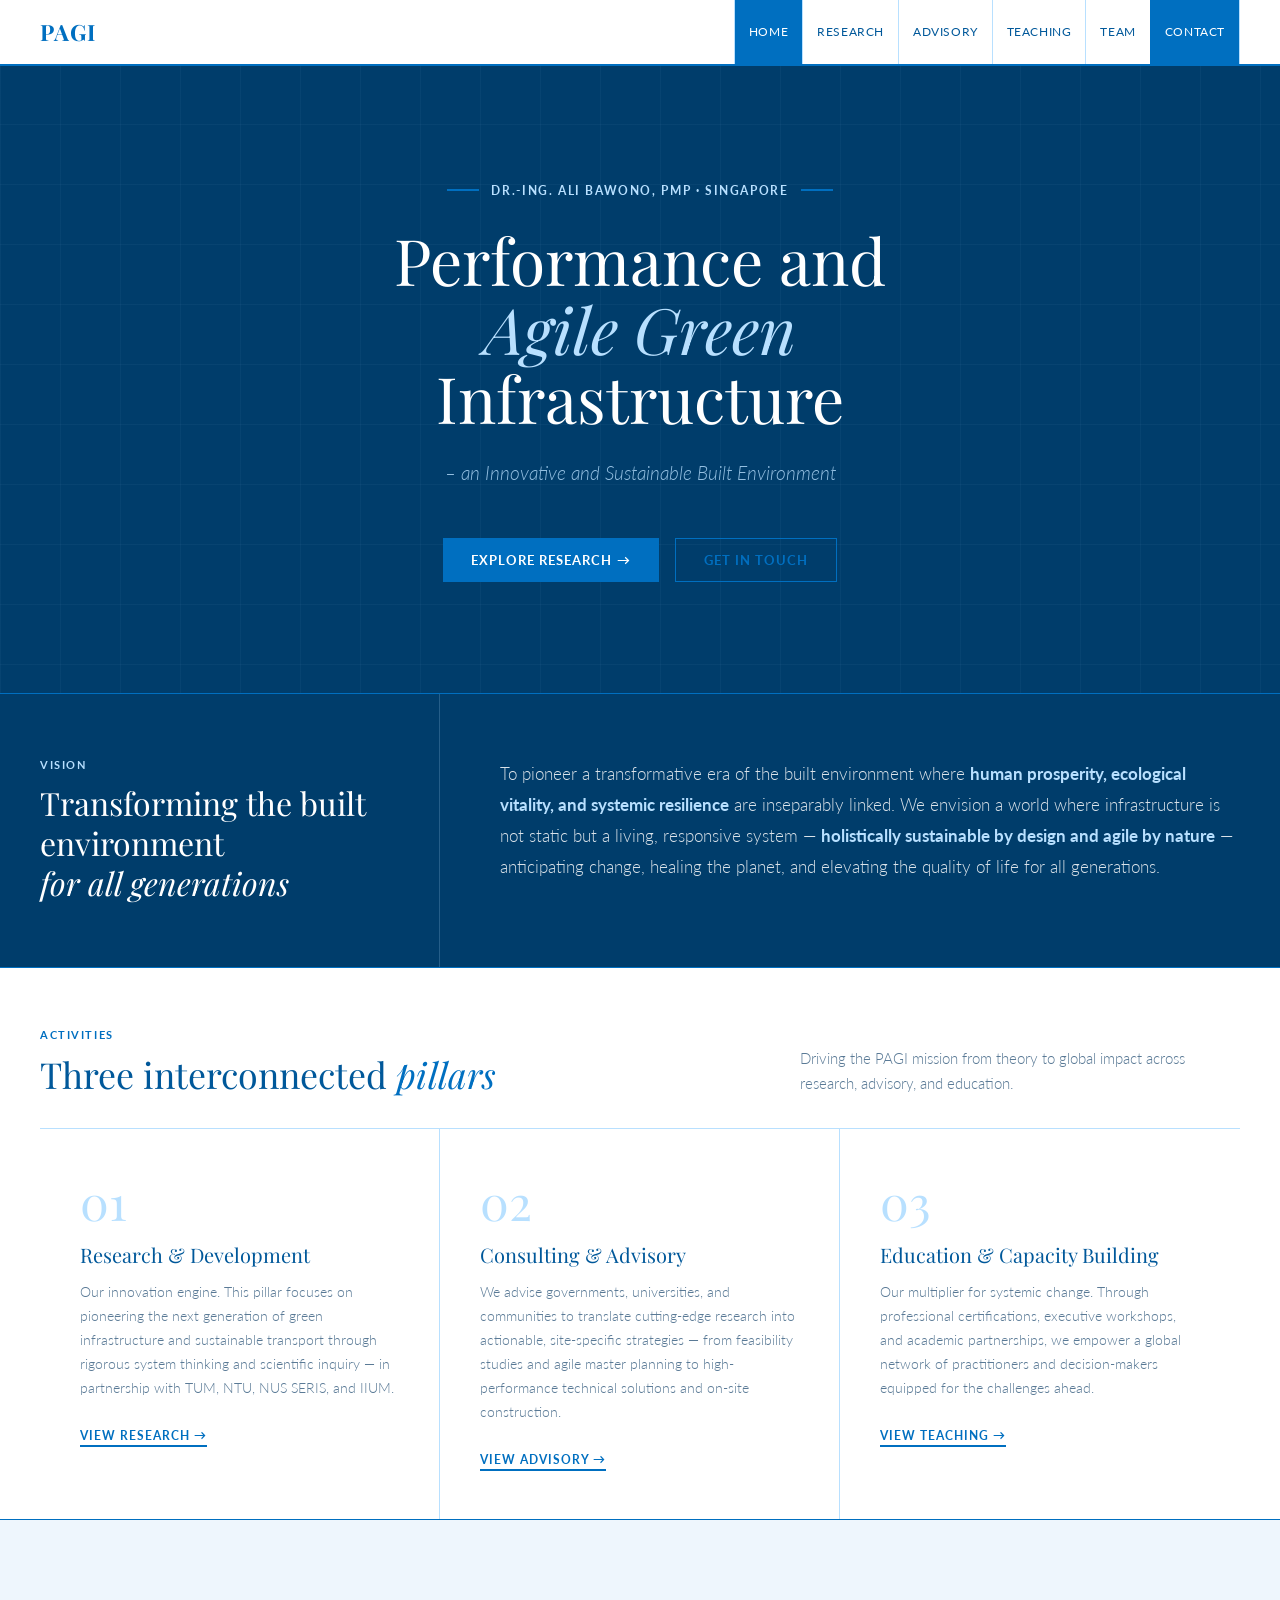
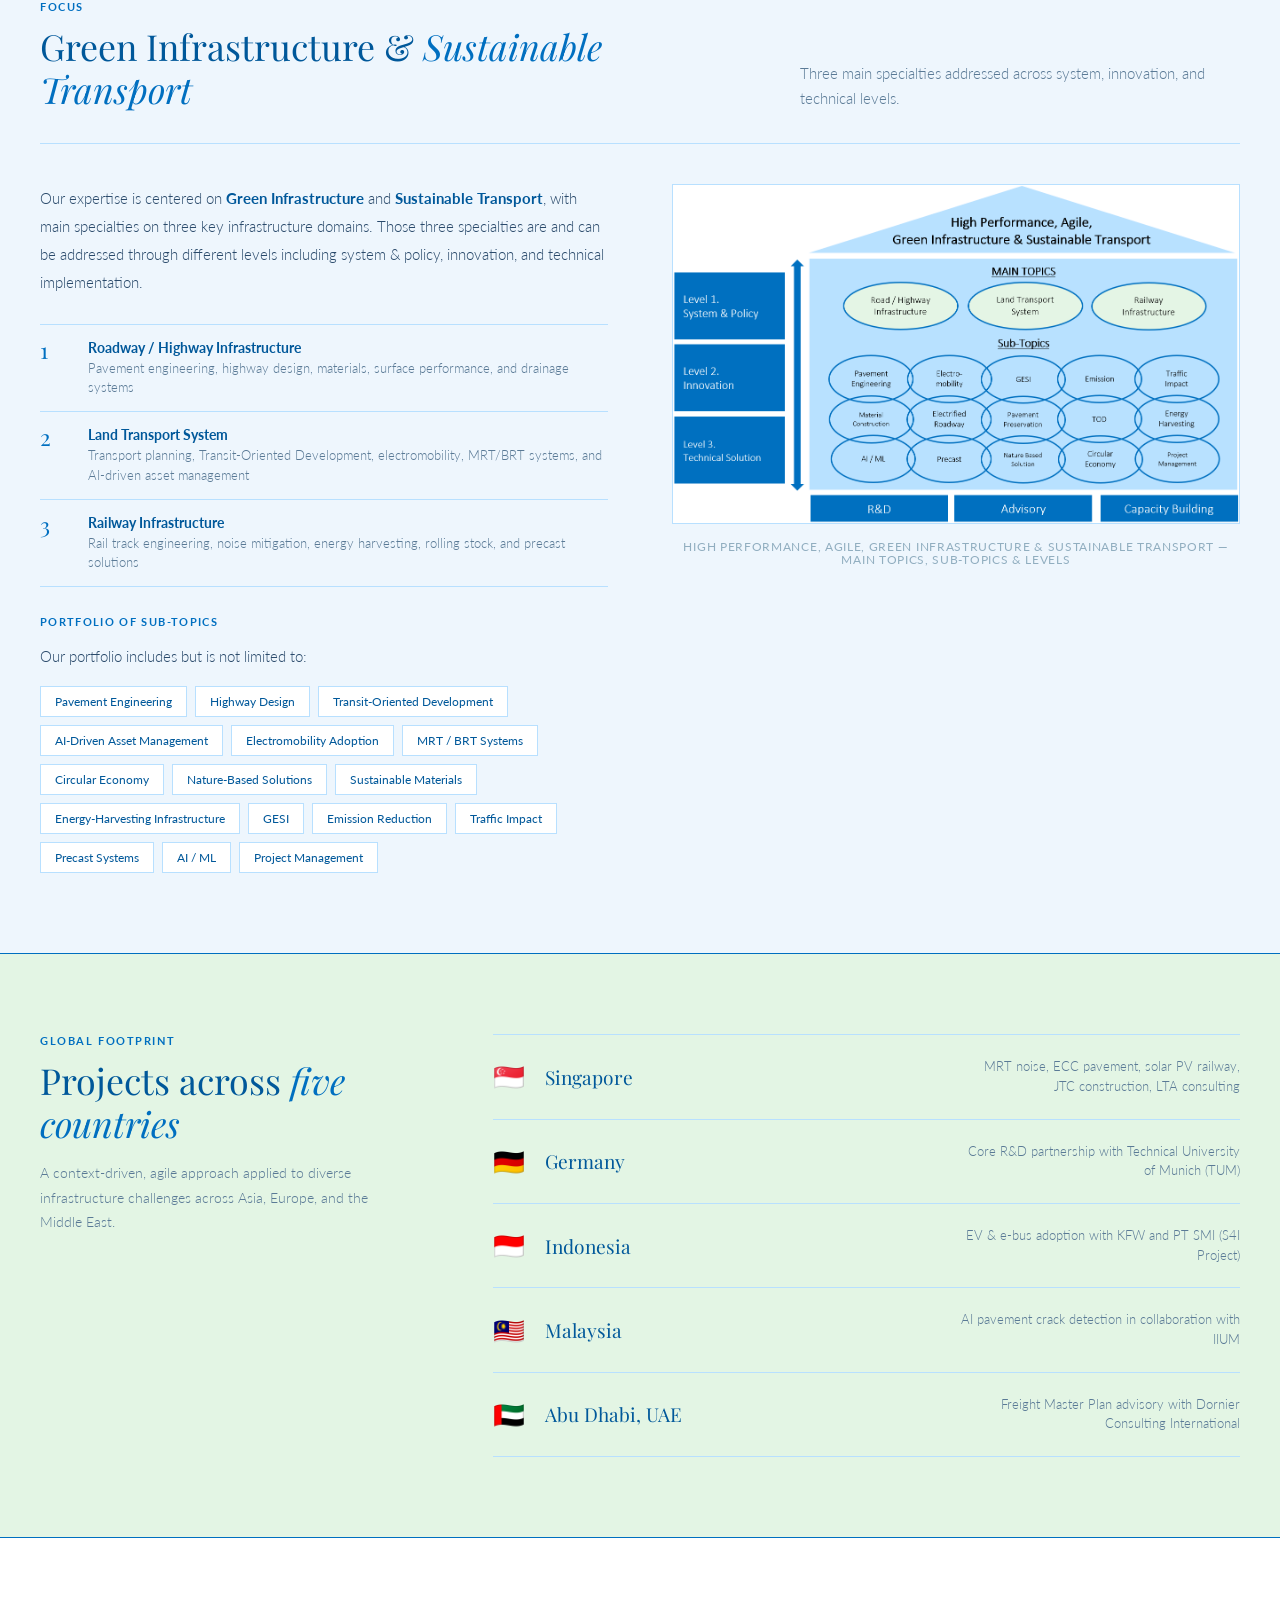
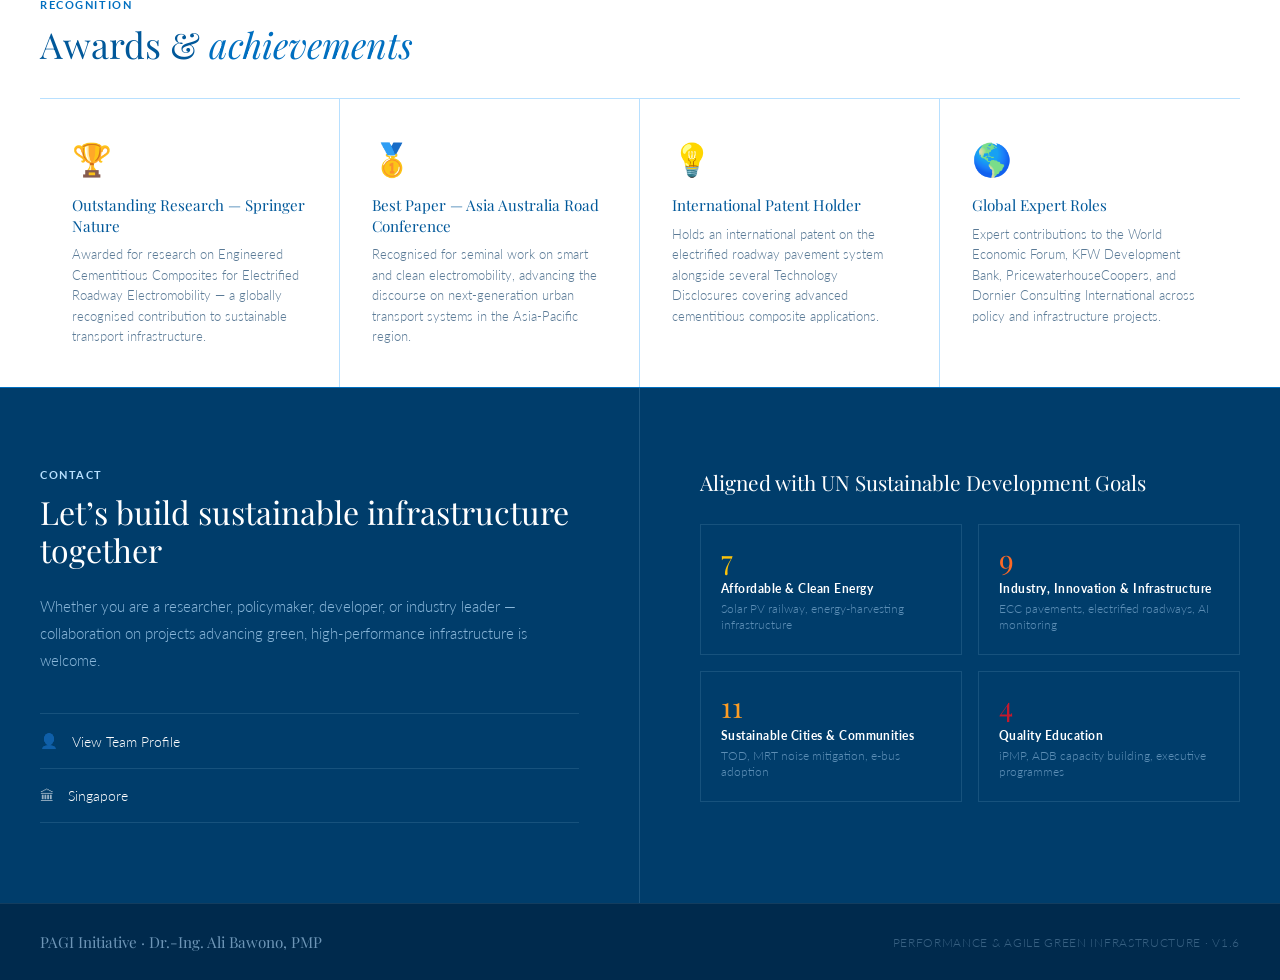
<file: index.html>
<!DOCTYPE html>
<html lang="en">
<head>
<meta charset="UTF-8">
<meta name="viewport" content="width=device-width, initial-scale=1.0">
<title>PAGI Initiative</title>
<link rel="preconnect" href="https://fonts.googleapis.com">
<link href="https://fonts.googleapis.com/css2?family=Playfair+Display:ital,wght@0,400;0,700;1,400&family=Lato:wght@300;400;700&display=swap" rel="stylesheet">
<link rel="stylesheet" href="style.css">
<style>
/* ── HERO (full-width, no right panel) ── */
.hero{margin-top:64px;min-height:70vh;display:flex;align-items:center;justify-content:center;border-bottom:var(--rule);background:var(--navy);position:relative;overflow:hidden}
.hero-bg-pattern{position:absolute;inset:0;background-image:linear-gradient(rgba(184,224,255,.04) 1px,transparent 1px),linear-gradient(90deg,rgba(184,224,255,.04) 1px,transparent 1px);background-size:60px 60px}
.hero-center{max-width:900px;margin:0 auto;padding:80px 40px;text-align:center;position:relative;z-index:1}
.hero-eyebrow{font-size:.72rem;font-weight:700;letter-spacing:.14em;text-transform:uppercase;color:var(--sky);margin-bottom:28px;display:inline-flex;align-items:center;gap:12px}
.hero-eyebrow::before,.hero-eyebrow::after{content:'';display:inline-block;width:32px;height:2px;background:var(--azure)}
.hero-h1{font-family:'Playfair Display',serif;font-size:clamp(2.4rem,5vw,4.8rem);font-weight:400;line-height:1.08;color:#fff;margin-bottom:24px}
.hero-h1 em{font-style:italic;color:var(--sky)}
.hero-tagline{font-size:1.2rem;line-height:1.75;color:rgba(184,224,255,.8);font-weight:300;margin-bottom:48px;font-style:italic}
.hero-actions{display:flex;gap:16px;flex-wrap:wrap;justify-content:center}

/* ── VISION ── */
.vision{background:var(--navy);border-bottom:var(--rule)}
.vision-inner{max-width:1280px;margin:0 auto;padding:0 40px;display:grid;grid-template-columns:1fr 2fr}
.vision-lbl{padding:64px 40px 64px 0;border-right:1px solid rgba(184,224,255,.2);display:flex;flex-direction:column;justify-content:center}
.vision-lbl .eyebrow{color:var(--sky)}
.vision-lbl h2{font-family:'Playfair Display',serif;font-size:2rem;font-weight:400;color:#fff;line-height:1.25}
.vision-lbl h2 em{font-style:italic}
.vision-content{padding:64px 0 64px 60px}
.vision-text{font-size:1.05rem;line-height:1.85;color:rgba(255,255,255,.85);font-weight:300}
.vision-text strong{font-weight:700;color:var(--sky)}

/* ── ACTIVITIES ── */
.pill-grid{display:grid;grid-template-columns:repeat(3,1fr)}
.pill{padding:48px 40px;border-right:var(--rule-lt);transition:background .15s;cursor:default}
.pill:last-child{border-right:none}
.pill:hover{background:var(--pale)}
.pill-num{font-family:'Playfair Display',serif;font-size:3rem;font-weight:400;color:var(--border);line-height:1;margin-bottom:16px}
.pill-title{font-family:'Playfair Display',serif;font-size:1.25rem;font-weight:400;color:var(--blue);margin-bottom:12px}
.pill-body{font-size:.88rem;color:var(--gray);line-height:1.7;font-weight:300;margin-bottom:24px}
.pill-link{display:inline-flex;align-items:center;gap:6px;font-size:.78rem;font-weight:700;letter-spacing:.08em;text-transform:uppercase;color:var(--azure);text-decoration:none;border-bottom:2px solid var(--azure);padding-bottom:2px;transition:opacity .15s}
.pill-link:hover{opacity:.6}

/* ── FOCUS ── */
.focus{background:var(--pale);border-bottom:var(--rule)}
.focus-inner{max-width:1280px;margin:0 auto;padding:80px 40px}
.focus-grid{display:grid;grid-template-columns:1fr 1fr;gap:64px;align-items:start;margin-top:40px}
.focus-text-block{}
.focus-body{font-size:.95rem;line-height:1.85;color:#2a4a6b;font-weight:300;margin-bottom:20px}
.focus-body strong{font-weight:700;color:var(--blue)}
.focus-specialties{margin:28px 0;display:flex;flex-direction:column;gap:0}
.spec-row{display:flex;align-items:flex-start;gap:16px;padding:14px 0;border-bottom:var(--rule-lt)}
.spec-row:first-child{border-top:var(--rule-lt)}
.spec-num{font-family:'Playfair Display',serif;font-size:1.4rem;font-weight:400;color:var(--azure);line-height:1;flex-shrink:0;width:32px}
.spec-text{}
.spec-title{font-size:.9rem;font-weight:700;color:var(--blue);margin-bottom:3px}
.spec-sub{font-size:.8rem;color:var(--gray);font-weight:300;line-height:1.5}
.subtopics-label{font-size:.7rem;font-weight:700;letter-spacing:.12em;text-transform:uppercase;color:var(--azure);margin:28px 0 14px}
.subtopic-tags{display:flex;flex-wrap:wrap;gap:8px}
.stag{padding:7px 14px;font-size:.78rem;font-weight:400;color:var(--blue);border:var(--rule-lt);background:#fff;transition:all .15s;cursor:default}
.stag:hover{background:var(--azure);color:#fff;border-color:var(--azure)}
.focus-diagram{}
.diagram-caption{font-size:.72rem;font-weight:400;letter-spacing:.06em;text-transform:uppercase;color:var(--lgray);text-align:center;margin-top:16px}
.diagram-img{width:100%;border:var(--rule-lt);display:block}

/* ── FOOTPRINT ── */
.footprint{background:var(--mint);border-bottom:var(--rule)}
.fp-inner{max-width:1280px;margin:0 auto;padding:80px 40px;display:grid;grid-template-columns:1fr 2fr;gap:80px;align-items:start}
.fp-desc{font-size:.9rem;color:var(--gray);line-height:1.7;font-weight:300;margin-top:16px}
.c-list{display:flex;flex-direction:column}
.c-row{display:flex;align-items:center;padding:22px 0;border-bottom:var(--rule-lt);gap:20px;transition:padding-left .2s;cursor:default}
.c-row:first-child{border-top:var(--rule-lt)}
.c-row:hover{padding-left:12px}
.cflag{font-size:1.6rem}
.cname{font-family:'Playfair Display',serif;font-size:1.2rem;font-weight:400;color:var(--blue)}
.cdesc{font-size:.82rem;color:var(--gray);font-weight:300;margin-left:auto;text-align:right;max-width:280px;line-height:1.5}

@media(max-width:1024px){
  .hero-center{padding:60px 20px}
  .vision-inner{grid-template-columns:1fr}
  .vision-lbl{border-right:none;border-bottom:1px solid rgba(184,224,255,.15);padding:48px 0}
  .vision-content{padding:48px 0}
  .pill-grid{grid-template-columns:1fr}
  .pill{border-right:none;border-bottom:var(--rule-lt)}
  .focus-grid{grid-template-columns:1fr;gap:40px}
  .fp-inner{grid-template-columns:1fr;gap:40px}
}
@media(max-width:768px){
  .vision-inner,.fp-inner,.focus-inner{padding:0 20px}
  .fp-inner{padding:60px 20px}
  .focus-inner{padding:48px 20px}
}
</style>
</head>
<body>

<header>
  <div class="nav-top">
    <a href="index.html" class="nav-logo">PAGI</a>
    <nav class="nav-links">
      <a href="index.html" class="active">Home</a>
      <a href="research.html">Research</a>
      <a href="advisory.html">Advisory</a>
      <a href="teaching.html">Teaching</a>
      <a href="team.html">Team</a>
      <a href="#contact" class="nav-cta">Contact</a>
    </nav>
  </div>
</header>

<!-- HERO -->
<section class="hero">
  <div class="hero-bg-pattern"></div>
  <div class="hero-center">
    <div class="hero-eyebrow">Dr.-Ing. Ali Bawono, PMP &#183; Singapore</div>
    <h1 class="hero-h1">Performance and<br><em>Agile Green</em><br>Infrastructure</h1>
    <p class="hero-tagline">&#8211; an Innovative and Sustainable Built Environment</p>
    <div class="hero-actions">
      <a href="research.html" class="btn-p">Explore Research &#8594;</a>
      <a href="#contact" class="btn-o">Get in Touch</a>
    </div>
  </div>
</section>

<!-- VISION -->
<section class="vision" id="about">
  <div class="vision-inner">
    <div class="vision-lbl">
      <div class="eyebrow">Vision</div>
      <h2>Transforming the built environment<br><em>for all generations</em></h2>
    </div>
    <div class="vision-content">
      <p class="vision-text">To pioneer a transformative era of the built environment where <strong>human prosperity, ecological vitality, and systemic resilience</strong> are inseparably linked. We envision a world where infrastructure is not static but a living, responsive system &#8212; <strong>holistically sustainable by design and agile by nature</strong> &#8212; anticipating change, healing the planet, and elevating the quality of life for all generations.</p>
    </div>
  </div>
</section>

<!-- ACTIVITIES -->
<section class="section">
  <div class="s-inner">
    <div class="s-head sr">
      <div><div class="eyebrow">Activities</div><h2 class="s-title">Three interconnected <em>pillars</em></h2></div>
      <p class="s-sub">Driving the PAGI mission from theory to global impact across research, advisory, and education.</p>
    </div>
    <div class="pill-grid">
      <div class="pill sr">
        <div class="pill-num">01</div>
        <h3 class="pill-title">Research &amp; Development</h3>
        <p class="pill-body">Our innovation engine. This pillar focuses on pioneering the next generation of green infrastructure and sustainable transport through rigorous system thinking and scientific inquiry &#8212; in partnership with TUM, NTU, NUS SERIS, and IIUM.</p>
        <a href="research.html" class="pill-link">View Research &#8594;</a>
      </div>
      <div class="pill sr">
        <div class="pill-num">02</div>
        <h3 class="pill-title">Consulting &amp; Advisory</h3>
        <p class="pill-body">We advise governments, universities, and communities to translate cutting-edge research into actionable, site-specific strategies &#8212; from feasibility studies and agile master planning to high-performance technical solutions and on-site construction.</p>
        <a href="advisory.html" class="pill-link">View Advisory &#8594;</a>
      </div>
      <div class="pill sr">
        <div class="pill-num">03</div>
        <h3 class="pill-title">Education &amp; Capacity Building</h3>
        <p class="pill-body">Our multiplier for systemic change. Through professional certifications, executive workshops, and academic partnerships, we empower a global network of practitioners and decision-makers equipped for the challenges ahead.</p>
        <a href="teaching.html" class="pill-link">View Teaching &#8594;</a>
      </div>
    </div>
  </div>
</section>

<!-- FOCUS -->
<section class="focus">
  <div class="focus-inner">
    <div class="s-head sr" style="padding-top:0;margin-bottom:0">
      <div><div class="eyebrow">Focus</div><h2 class="s-title">Green Infrastructure &amp; <em>Sustainable Transport</em></h2></div>
      <p class="s-sub">Three main specialties addressed across system, innovation, and technical levels.</p>
    </div>
    <div class="focus-grid">

      <!-- LEFT: text -->
      <div class="focus-text-block sr">
        <p class="focus-body">Our expertise is centered on <strong>Green Infrastructure</strong> and <strong>Sustainable Transport</strong>, with main specialties on three key infrastructure domains. Those three specialties are and can be addressed through different levels including system &amp; policy, innovation, and technical implementation.</p>

        <div class="focus-specialties">
          <div class="spec-row">
            <div class="spec-num">1</div>
            <div class="spec-text">
              <div class="spec-title">Roadway / Highway Infrastructure</div>
              <div class="spec-sub">Pavement engineering, highway design, materials, surface performance, and drainage systems</div>
            </div>
          </div>
          <div class="spec-row">
            <div class="spec-num">2</div>
            <div class="spec-text">
              <div class="spec-title">Land Transport System</div>
              <div class="spec-sub">Transport planning, Transit-Oriented Development, electromobility, MRT/BRT systems, and AI-driven asset management</div>
            </div>
          </div>
          <div class="spec-row">
            <div class="spec-num">3</div>
            <div class="spec-text">
              <div class="spec-title">Railway Infrastructure</div>
              <div class="spec-sub">Rail track engineering, noise mitigation, energy harvesting, rolling stock, and precast solutions</div>
            </div>
          </div>
        </div>

        <div class="subtopics-label">Portfolio of Sub-Topics</div>
        <p class="focus-body" style="margin-bottom:16px">Our portfolio includes but is not limited to:</p>
        <div class="subtopic-tags">
          <span class="stag">Pavement Engineering</span>
          <span class="stag">Highway Design</span>
          <span class="stag">Transit-Oriented Development</span>
          <span class="stag">AI-Driven Asset Management</span>
          <span class="stag">Electromobility Adoption</span>
          <span class="stag">MRT / BRT Systems</span>
          <span class="stag">Circular Economy</span>
          <span class="stag">Nature-Based Solutions</span>
          <span class="stag">Sustainable Materials</span>
          <span class="stag">Energy-Harvesting Infrastructure</span>
          <span class="stag">GESI</span>
          <span class="stag">Emission Reduction</span>
          <span class="stag">Traffic Impact</span>
          <span class="stag">Precast Systems</span>
          <span class="stag">AI / ML</span>
          <span class="stag">Project Management</span>
        </div>
      </div>

      <!-- RIGHT: diagram -->
      <div class="focus-diagram sr">
        <img src="focus-diagram.png" alt="PAGI Focus Diagram — High Performance, Agile, Green Infrastructure and Sustainable Transport" class="diagram-img">
        <p class="diagram-caption">High Performance, Agile, Green Infrastructure &amp; Sustainable Transport &#8212; Main Topics, Sub-Topics &amp; Levels</p>
      </div>

    </div>
  </div>
</section>

<!-- FOOTPRINT -->
<section class="footprint">
  <div class="fp-inner">
    <div class="sr">
      <div class="eyebrow">Global Footprint</div>
      <h2 class="s-title">Projects across <em>five countries</em></h2>
      <p class="fp-desc">A context-driven, agile approach applied to diverse infrastructure challenges across Asia, Europe, and the Middle East.</p>
    </div>
    <div class="c-list sr">
      <div class="c-row"><span class="cflag">&#127480;&#127468;</span><span class="cname">Singapore</span><span class="cdesc">MRT noise, ECC pavement, solar PV railway, JTC construction, LTA consulting</span></div>
      <div class="c-row"><span class="cflag">&#127465;&#127466;</span><span class="cname">Germany</span><span class="cdesc">Core R&amp;D partnership with Technical University of Munich (TUM)</span></div>
      <div class="c-row"><span class="cflag">&#127470;&#127465;</span><span class="cname">Indonesia</span><span class="cdesc">EV &amp; e-bus adoption with KFW and PT SMI (S4I Project)</span></div>
      <div class="c-row"><span class="cflag">&#127474;&#127486;</span><span class="cname">Malaysia</span><span class="cdesc">AI pavement crack detection in collaboration with IIUM</span></div>
      <div class="c-row"><span class="cflag">&#127462;&#127466;</span><span class="cname">Abu Dhabi, UAE</span><span class="cdesc">Freight Master Plan advisory with Dornier Consulting International</span></div>
    </div>
  </div>
</section>

<!-- AWARDS -->
<section class="awards section">
  <div class="s-inner">
    <div class="s-head sr">
      <div><div class="eyebrow">Recognition</div><h2 class="s-title">Awards &amp; <em>achievements</em></h2></div>
    </div>
    <div class="aw-grid">
      <div class="aw-item sr"><span class="aw-icon">&#127942;</span><h3 class="aw-title">Outstanding Research &#8212; Springer Nature</h3><p class="aw-body">Awarded for research on Engineered Cementitious Composites for Electrified Roadway Electromobility &#8212; a globally recognised contribution to sustainable transport infrastructure.</p></div>
      <div class="aw-item sr"><span class="aw-icon">&#129351;</span><h3 class="aw-title">Best Paper &#8212; Asia Australia Road Conference</h3><p class="aw-body">Recognised for seminal work on smart and clean electromobility, advancing the discourse on next-generation urban transport systems in the Asia-Pacific region.</p></div>
      <div class="aw-item sr"><span class="aw-icon">&#128161;</span><h3 class="aw-title">International Patent Holder</h3><p class="aw-body">Holds an international patent on the electrified roadway pavement system alongside several Technology Disclosures covering advanced cementitious composite applications.</p></div>
      <div class="aw-item sr"><span class="aw-icon">&#127758;</span><h3 class="aw-title">Global Expert Roles</h3><p class="aw-body">Expert contributions to the World Economic Forum, KFW Development Bank, PricewaterhouseCoopers, and Dornier Consulting International across policy and infrastructure projects.</p></div>
    </div>
  </div>
</section>

<!-- CONTACT -->
<section class="contact" id="contact">
  <div class="ct-inner">
    <div class="ct-left">
      <div class="eyebrow">Contact</div>
      <h2>Let&#8217;s build sustainable infrastructure together</h2>
      <p>Whether you are a researcher, policymaker, developer, or industry leader &#8212; collaboration on projects advancing green, high-performance infrastructure is welcome.</p>
      <div class="ct-links">
        <a href="team.html" class="cl"><span class="cl-icon">&#128100;</span> View Team Profile</a>
        <a href="team.html" class="cl"><span class="cl-icon">&#127963;</span> Singapore</a>
      </div>
    </div>
    <div class="ct-right">
      <h3>Aligned with UN Sustainable Development Goals</h3>
      <div class="sdg-grid">
        <div class="sdg"><div class="sdg-n" style="color:#fcc30b">7</div><div class="sdg-name">Affordable &amp; Clean Energy</div><div class="sdg-note">Solar PV railway, energy-harvesting infrastructure</div></div>
        <div class="sdg"><div class="sdg-n" style="color:#fd6925">9</div><div class="sdg-name">Industry, Innovation &amp; Infrastructure</div><div class="sdg-note">ECC pavements, electrified roadways, AI monitoring</div></div>
        <div class="sdg"><div class="sdg-n" style="color:#fd9d24">11</div><div class="sdg-name">Sustainable Cities &amp; Communities</div><div class="sdg-note">TOD, MRT noise mitigation, e-bus adoption</div></div>
        <div class="sdg"><div class="sdg-n" style="color:#c5192d">4</div><div class="sdg-name">Quality Education</div><div class="sdg-note">iPMP, ADB capacity building, executive programmes</div></div>
      </div>
    </div>
  </div>
</section>

<footer>
  <div class="fl">PAGI Initiative &#183; Dr.-Ing. Ali Bawono, PMP</div>
  <div class="fr">Performance &amp; Agile Green Infrastructure &#183; v1.6</div>
</footer>

<script>
(function(){
  var io=new IntersectionObserver(function(entries){
    entries.forEach(function(e){
      if(e.isIntersecting){
        var g=e.target.parentElement.querySelectorAll('.sr:not(.in)');
        var d=0;
        g.forEach(function(s){
          if(s.getBoundingClientRect().top<window.innerHeight+60){
            setTimeout(function(){s.classList.add('in');},d);
            d+=65;
          }
        });
        e.target.classList.add('in');
        io.unobserve(e.target);
      }
    });
  },{threshold:0.06,rootMargin:'0px 0px -24px 0px'});
  document.querySelectorAll('.sr').forEach(function(el){io.observe(el);});
})();
</script>
</body>
</html>
</file>
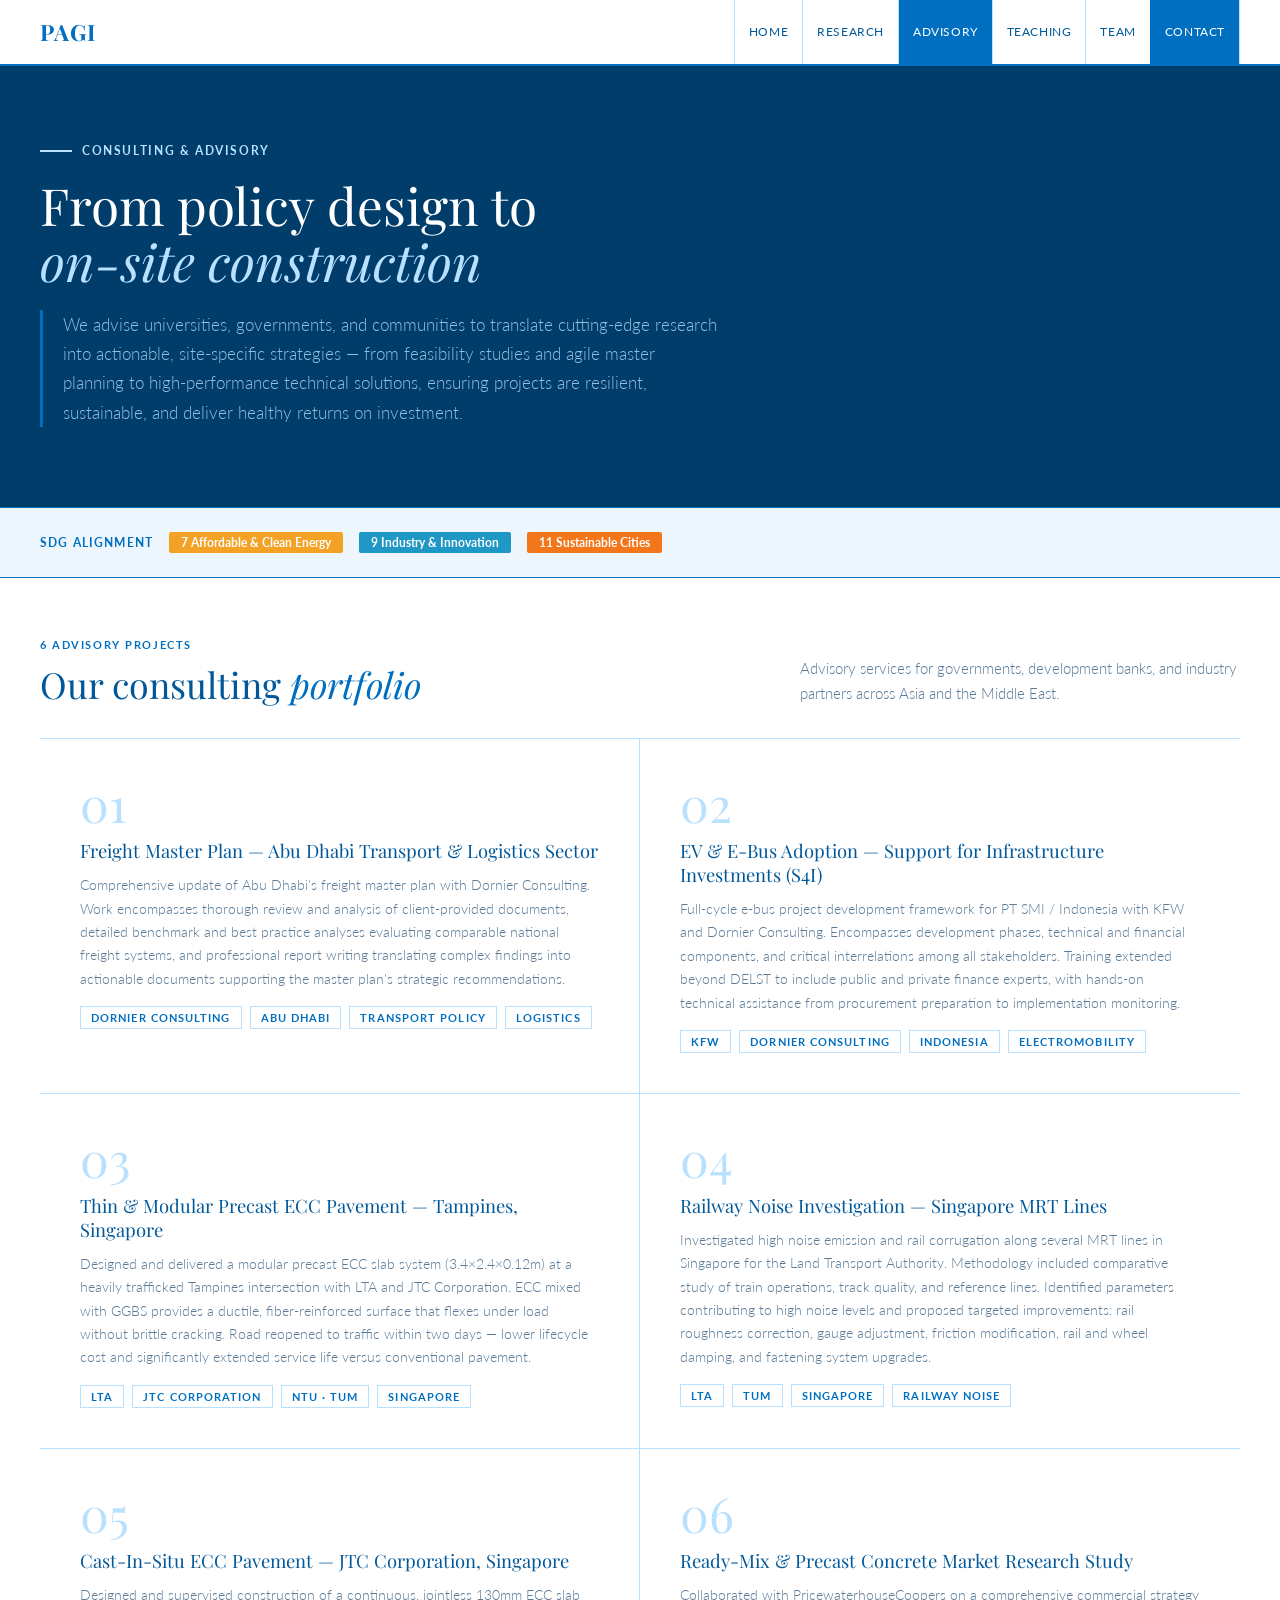
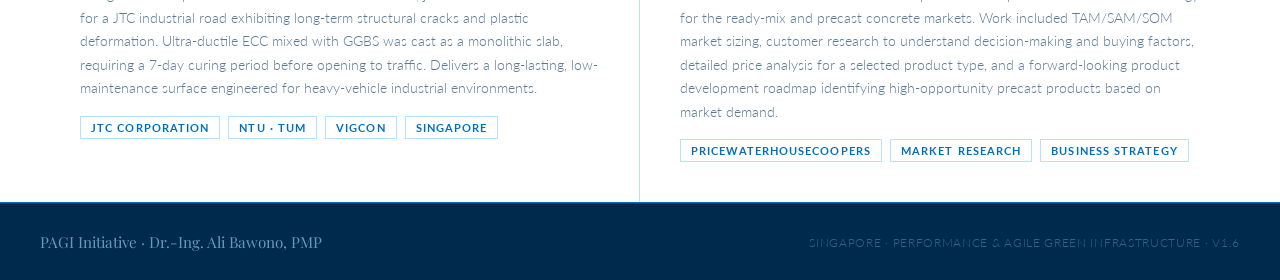
<file: advisory.html>
<!DOCTYPE html>
<html lang="en">
<head>
<meta charset="UTF-8">
<meta name="viewport" content="width=device-width, initial-scale=1.0">
<title>Consulting &amp; Advisory | PAGI Initiative</title>
<link rel="preconnect" href="https://fonts.googleapis.com">
<link href="https://fonts.googleapis.com/css2?family=Playfair+Display:ital,wght@0,400;0,700;1,400&family=Lato:wght@300;400;700&display=swap" rel="stylesheet">
<link rel="stylesheet" href="style.css">
<style>
@media(max-width:1024px){.consult{grid-template-columns:1fr}.ci:nth-child(n){border-right:none}.ci:nth-last-child(n){border-bottom:var(--rule-lt)}}
</style>
</head>
<body>

<header>
  <div class="nav-top">
    <a href="index.html" class="nav-logo">PAGI</a>
    <nav class="nav-links">
      <a href="index.html">Home</a>
      <a href="research.html">Research</a>
      <a href="advisory.html" class="active">Advisory</a>
      <a href="teaching.html">Teaching</a>
      <a href="team.html">Team</a>
      <a href="index.html#contact" class="nav-cta">Contact</a>
    </nav>
  </div>
</header>

<!-- PAGE HERO -->
<div class="page-hero">
  <div class="page-hero-inner">
    <div class="page-eyebrow">Consulting &amp; Advisory</div>
    <h1 class="page-h1">From policy design to<br><em>on-site construction</em></h1>
    <p class="page-desc">We advise universities, governments, and communities to translate cutting-edge research into actionable, site-specific strategies — from feasibility studies and agile master planning to high-performance technical solutions, ensuring projects are resilient, sustainable, and deliver healthy returns on investment.</p>
  </div>
</div>

<!-- SDG ALIGNMENT -->
<section style="background:var(--pale);border-bottom:var(--rule);padding:24px 0">
  <div class="s-inner" style="display:flex;align-items:center;gap:16px;flex-wrap:wrap">
    <span style="font-size:.72rem;font-weight:700;letter-spacing:.1em;text-transform:uppercase;color:var(--azure)">SDG Alignment</span>
    <span style="background:#f4a225;color:#fff;font-size:.72rem;font-weight:700;padding:4px 12px;border-radius:2px">7 Affordable &amp; Clean Energy</span>
    <span style="background:#2098c5;color:#fff;font-size:.72rem;font-weight:700;padding:4px 12px;border-radius:2px">9 Industry &amp; Innovation</span>
    <span style="background:#f4761a;color:#fff;font-size:.72rem;font-weight:700;padding:4px 12px;border-radius:2px">11 Sustainable Cities</span>
  </div>
</section>

<!-- CONSULTING PROJECTS -->
<section class="section">
  <div class="s-inner">
    <div class="s-head sr">
      <div><div class="eyebrow">6 Advisory Projects</div><h2 class="s-title">Our consulting <em>portfolio</em></h2></div>
      <p class="s-sub">Advisory services for governments, development banks, and industry partners across Asia and the Middle East.</p>
    </div>
    <div class="consult">
      <div class="ci sr">
        <div class="ci-num">01</div>
        <h3 class="ci-title">Freight Master Plan — Abu Dhabi Transport &amp; Logistics Sector</h3>
        <p class="ci-body">Comprehensive update of Abu Dhabi's freight master plan with Dornier Consulting. Work encompasses thorough review and analysis of client-provided documents, detailed benchmark and best practice analyses evaluating comparable national freight systems, and professional report writing translating complex findings into actionable documents supporting the master plan's strategic recommendations.</p>
        <div class="ci-tags"><span class="ctag">Dornier Consulting</span><span class="ctag">Abu Dhabi</span><span class="ctag">Transport Policy</span><span class="ctag">Logistics</span></div>
      </div>
      <div class="ci sr">
        <div class="ci-num">02</div>
        <h3 class="ci-title">EV &amp; E-Bus Adoption — Support for Infrastructure Investments (S4I)</h3>
        <p class="ci-body">Full-cycle e-bus project development framework for PT SMI / Indonesia with KFW and Dornier Consulting. Encompasses development phases, technical and financial components, and critical interrelations among all stakeholders. Training extended beyond DELST to include public and private finance experts, with hands-on technical assistance from procurement preparation to implementation monitoring.</p>
        <div class="ci-tags"><span class="ctag">KFW</span><span class="ctag">Dornier Consulting</span><span class="ctag">Indonesia</span><span class="ctag">Electromobility</span></div>
      </div>
      <div class="ci sr">
        <div class="ci-num">03</div>
        <h3 class="ci-title">Thin &amp; Modular Precast ECC Pavement — Tampines, Singapore</h3>
        <p class="ci-body">Designed and delivered a modular precast ECC slab system (3.4×2.4×0.12m) at a heavily trafficked Tampines intersection with LTA and JTC Corporation. ECC mixed with GGBS provides a ductile, fiber-reinforced surface that flexes under load without brittle cracking. Road reopened to traffic within two days — lower lifecycle cost and significantly extended service life versus conventional pavement.</p>
        <div class="ci-tags"><span class="ctag">LTA</span><span class="ctag">JTC Corporation</span><span class="ctag">NTU · TUM</span><span class="ctag">Singapore</span></div>
      </div>
      <div class="ci sr">
        <div class="ci-num">04</div>
        <h3 class="ci-title">Railway Noise Investigation — Singapore MRT Lines</h3>
        <p class="ci-body">Investigated high noise emission and rail corrugation along several MRT lines in Singapore for the Land Transport Authority. Methodology included comparative study of train operations, track quality, and reference lines. Identified parameters contributing to high noise levels and proposed targeted improvements: rail roughness correction, gauge adjustment, friction modification, rail and wheel damping, and fastening system upgrades.</p>
        <div class="ci-tags"><span class="ctag">LTA</span><span class="ctag">TUM</span><span class="ctag">Singapore</span><span class="ctag">Railway Noise</span></div>
      </div>
      <div class="ci sr">
        <div class="ci-num">05</div>
        <h3 class="ci-title">Cast-In-Situ ECC Pavement — JTC Corporation, Singapore</h3>
        <p class="ci-body">Designed and supervised construction of a continuous, jointless 130mm ECC slab for a JTC industrial road exhibiting long-term structural cracks and plastic deformation. Ultra-ductile ECC mixed with GGBS was cast as a monolithic slab, requiring a 7-day curing period before opening to traffic. Delivers a long-lasting, low-maintenance surface engineered for heavy-vehicle industrial environments.</p>
        <div class="ci-tags"><span class="ctag">JTC Corporation</span><span class="ctag">NTU · TUM</span><span class="ctag">Vigcon</span><span class="ctag">Singapore</span></div>
      </div>
      <div class="ci sr">
        <div class="ci-num">06</div>
        <h3 class="ci-title">Ready-Mix &amp; Precast Concrete Market Research Study</h3>
        <p class="ci-body">Collaborated with PricewaterhouseCoopers on a comprehensive commercial strategy for the ready-mix and precast concrete markets. Work included TAM/SAM/SOM market sizing, customer research to understand decision-making and buying factors, detailed price analysis for a selected product type, and a forward-looking product development roadmap identifying high-opportunity precast products based on market demand.</p>
        <div class="ci-tags"><span class="ctag">PricewaterhouseCoopers</span><span class="ctag">Market Research</span><span class="ctag">Business Strategy</span></div>
      </div>
    </div>
  </div>
</section>

<footer>
  <div class="fl">PAGI Initiative · Dr.-Ing. Ali Bawono, PMP</div>
  <div class="fr">Singapore · Performance &amp; Agile Green Infrastructure · v1.6</div>
</footer>

<script>
(function(){
  var io=new IntersectionObserver(function(entries){entries.forEach(function(e){if(e.isIntersecting){var g=e.target.parentElement.querySelectorAll('.sr:not(.in)');var d=0;g.forEach(function(s){if(s.getBoundingClientRect().top<window.innerHeight+60){setTimeout(function(){s.classList.add('in');},d);d+=65;}});e.target.classList.add('in');io.unobserve(e.target);}});},{threshold:0.06,rootMargin:'0px 0px -24px 0px'});
  document.querySelectorAll('.sr').forEach(function(el){io.observe(el);});
})();
</script>
</body>
</html>
</file>
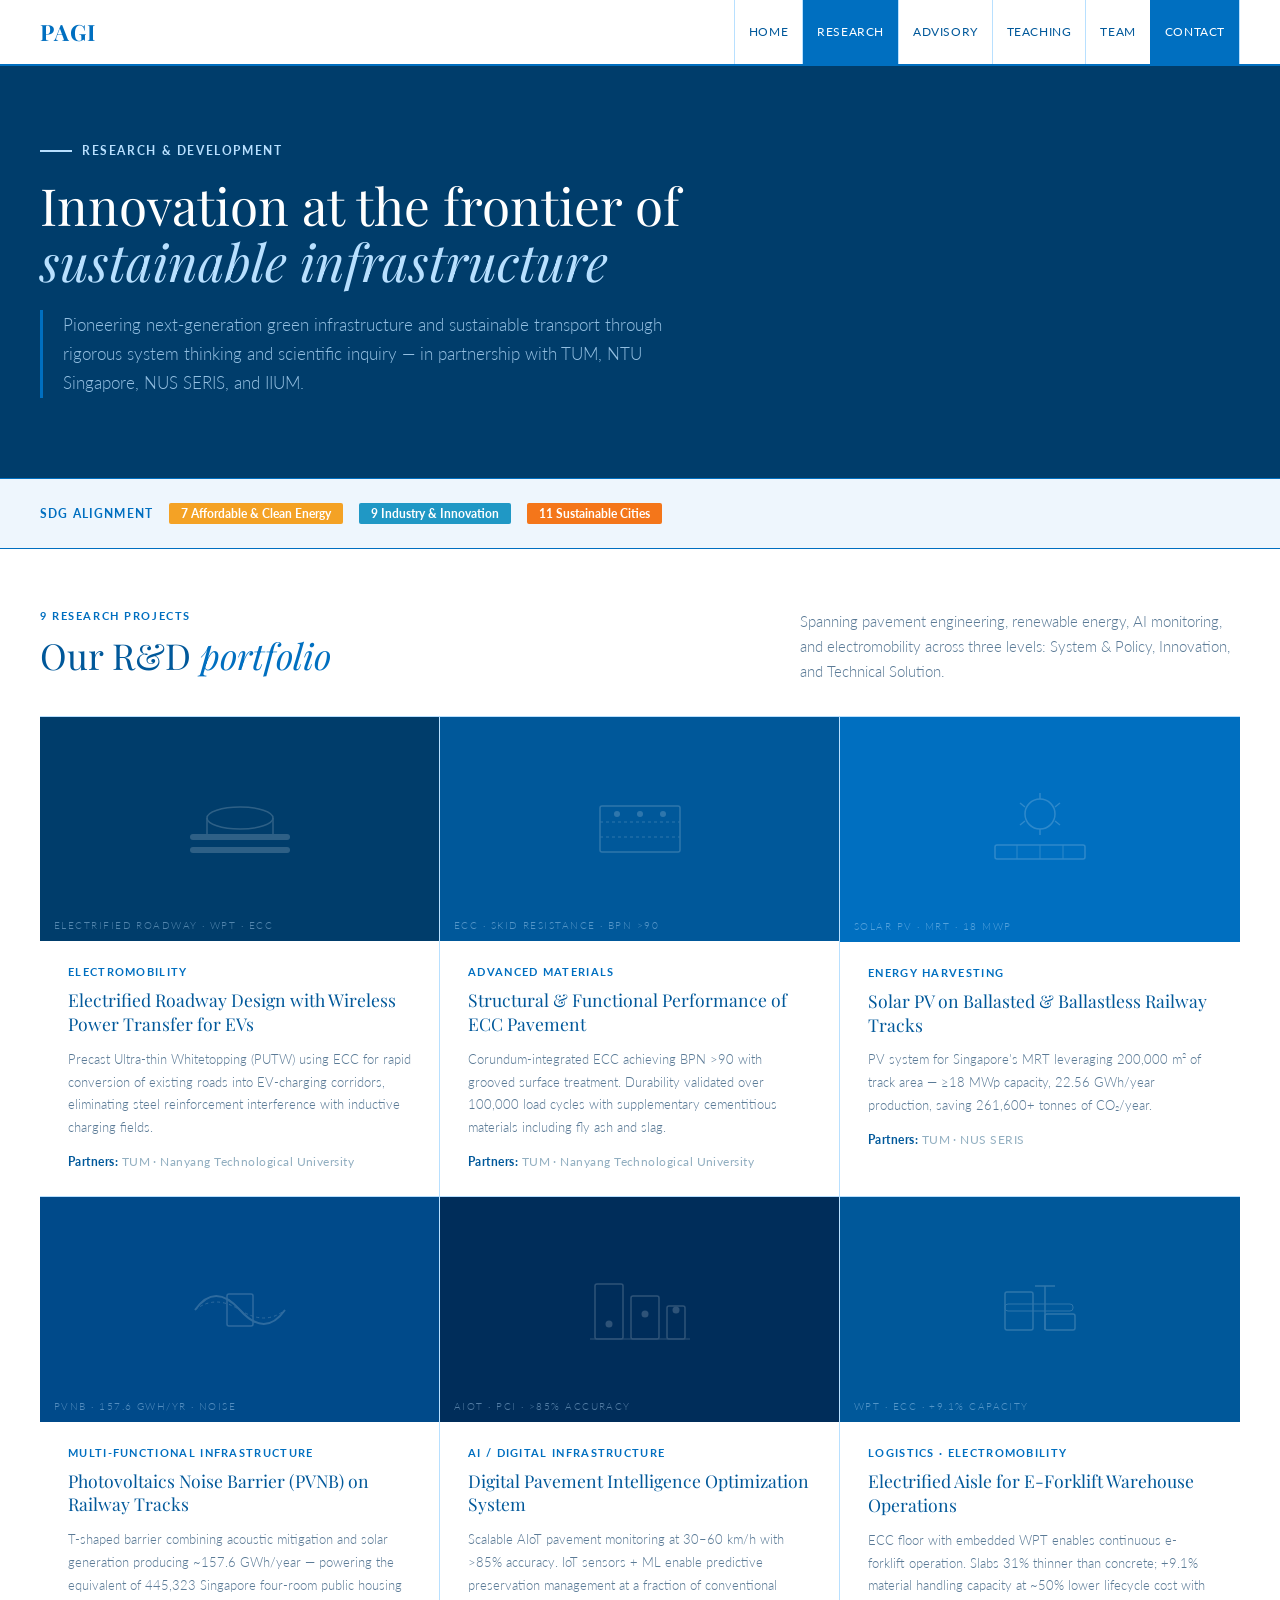
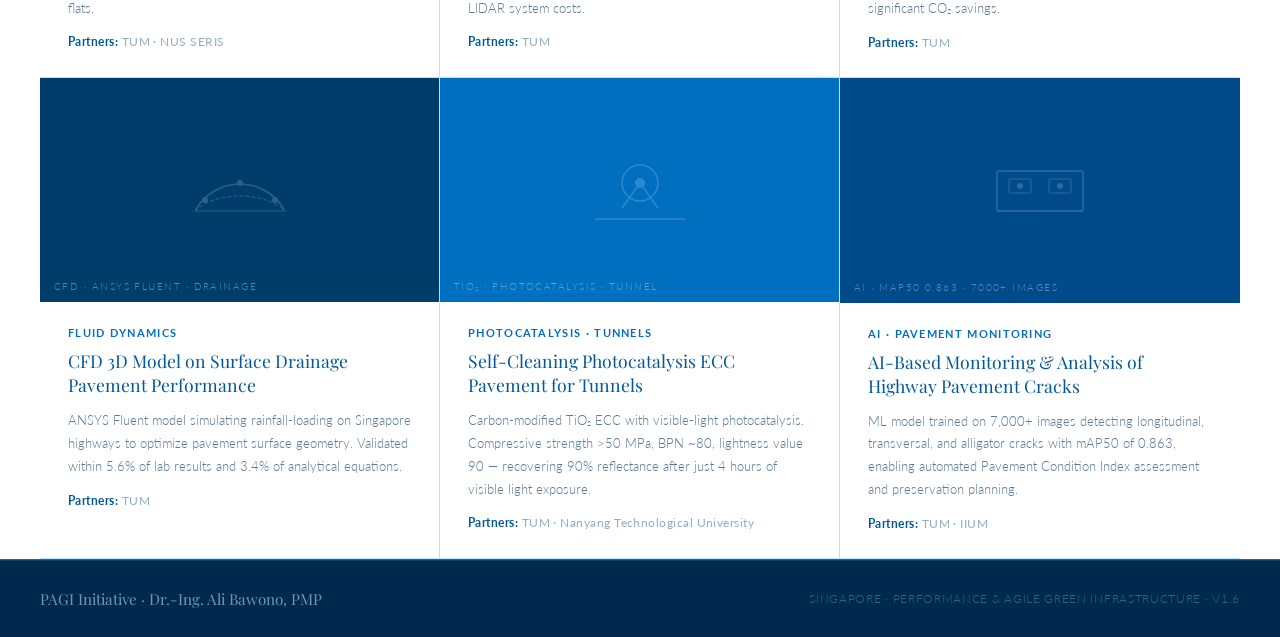
<file: research.html>
<!DOCTYPE html>
<html lang="en">
<head>
<meta charset="UTF-8">
<meta name="viewport" content="width=device-width, initial-scale=1.0">
<title>Research &amp; Development | PAGI Initiative</title>
<link rel="preconnect" href="https://fonts.googleapis.com">
<link href="https://fonts.googleapis.com/css2?family=Playfair+Display:ital,wght@0,400;0,700;1,400&family=Lato:wght@300;400;700&display=swap" rel="stylesheet">
<link rel="stylesheet" href="style.css">
</head>
<body>

<header>
  <div class="nav-top">
    <a href="index.html" class="nav-logo">PAGI</a>
    <nav class="nav-links">
      <a href="index.html">Home</a>
      <a href="research.html" class="active">Research</a>
      <a href="advisory.html">Advisory</a>
      <a href="teaching.html">Teaching</a>
      <a href="team.html">Team</a>
      <a href="index.html#contact" class="nav-cta">Contact</a>
    </nav>
  </div>
</header>

<!-- PAGE HERO -->
<div class="page-hero">
  <div class="page-hero-inner">
    <div class="page-eyebrow">Research &amp; Development</div>
    <h1 class="page-h1">Innovation at the frontier of<br><em>sustainable infrastructure</em></h1>
    <p class="page-desc">Pioneering next-generation green infrastructure and sustainable transport through rigorous system thinking and scientific inquiry — in partnership with TUM, NTU Singapore, NUS SERIS, and IIUM.</p>
  </div>
</div>

<!-- SDG ALIGNMENT -->
<section style="background:var(--pale);border-bottom:var(--rule);padding:24px 0">
  <div class="s-inner" style="display:flex;align-items:center;gap:16px;flex-wrap:wrap">
    <span style="font-size:.72rem;font-weight:700;letter-spacing:.1em;text-transform:uppercase;color:var(--azure)">SDG Alignment</span>
    <span style="background:#f4a225;color:#fff;font-size:.72rem;font-weight:700;padding:4px 12px;border-radius:2px">7 Affordable &amp; Clean Energy</span>
    <span style="background:#2098c5;color:#fff;font-size:.72rem;font-weight:700;padding:4px 12px;border-radius:2px">9 Industry &amp; Innovation</span>
    <span style="background:#f4761a;color:#fff;font-size:.72rem;font-weight:700;padding:4px 12px;border-radius:2px">11 Sustainable Cities</span>
  </div>
</section>

<!-- RESEARCH CARDS -->
<section class="section">
  <div class="s-inner">
    <div class="s-head sr">
      <div><div class="eyebrow">9 Research Projects</div><h2 class="s-title">Our R&amp;D <em>portfolio</em></h2></div>
      <p class="s-sub">Spanning pavement engineering, renewable energy, AI monitoring, and electromobility across three levels: System &amp; Policy, Innovation, and Technical Solution.</p>
    </div>
    <div class="cards">

      <div class="card sr">
        <div class="card-img" style="background:#003d6b">
          <svg width="110" height="75" viewBox="0 0 110 75" fill="none" class="csvg" xmlns="http://www.w3.org/2000/svg"><rect x="5" y="42" width="100" height="6" rx="3" fill="white"/><rect x="5" y="55" width="100" height="6" rx="3" fill="white"/><ellipse cx="55" cy="26" rx="33" ry="11" stroke="white" stroke-width="1.5" fill="none"/><path d="M22 26L22 42M88 26L88 42" stroke="white" stroke-width="1.5"/></svg>
          <span class="ci-lbl">Electrified Roadway · WPT · ECC</span>
        </div>
        <div class="card-body"><div class="c-tag">Electromobility</div><h3 class="c-title">Electrified Roadway Design with Wireless Power Transfer for EVs</h3><p class="c-desc">Precast Ultra-thin Whitetopping (PUTW) using ECC for rapid conversion of existing roads into EV-charging corridors, eliminating steel reinforcement interference with inductive charging fields.</p><div class="c-meta"><strong>Partners:</strong> TUM · Nanyang Technological University</div></div>
      </div>

      <div class="card sr">
        <div class="card-img" style="background:#00589a">
          <svg width="110" height="75" viewBox="0 0 110 75" fill="none" class="csvg" xmlns="http://www.w3.org/2000/svg"><rect x="15" y="14" width="80" height="46" rx="2" stroke="white" stroke-width="1.5" fill="none"/><path d="M15 30L95 30M15 45L95 45" stroke="white" stroke-width="1" stroke-dasharray="3 3"/><circle cx="32" cy="22" r="3" fill="white"/><circle cx="55" cy="22" r="3" fill="white"/><circle cx="78" cy="22" r="3" fill="white"/></svg>
          <span class="ci-lbl">ECC · Skid Resistance · BPN &gt;90</span>
        </div>
        <div class="card-body"><div class="c-tag">Advanced Materials</div><h3 class="c-title">Structural &amp; Functional Performance of ECC Pavement</h3><p class="c-desc">Corundum-integrated ECC achieving BPN &gt;90 with grooved surface treatment. Durability validated over 100,000 load cycles with supplementary cementitious materials including fly ash and slag.</p><div class="c-meta"><strong>Partners:</strong> TUM · Nanyang Technological University</div></div>
      </div>

      <div class="card sr">
        <div class="card-img" style="background:#006fc0">
          <svg width="110" height="75" viewBox="0 0 110 75" fill="none" class="csvg" xmlns="http://www.w3.org/2000/svg"><circle cx="55" cy="22" r="15" stroke="white" stroke-width="1.5" fill="none"/><path d="M55 7L55 1M55 37L55 43M40 15L35 11M70 15L75 11M70 29L75 33M40 29L35 33" stroke="white" stroke-width="1.5"/><rect x="10" y="53" width="90" height="14" rx="2" stroke="white" stroke-width="1.5" fill="none"/><line x1="32" y1="53" x2="32" y2="67" stroke="white" stroke-width="1"/><line x1="55" y1="53" x2="55" y2="67" stroke="white" stroke-width="1"/><line x1="78" y1="53" x2="78" y2="67" stroke="white" stroke-width="1"/></svg>
          <span class="ci-lbl">Solar PV · MRT · 18 MWp</span>
        </div>
        <div class="card-body"><div class="c-tag">Energy Harvesting</div><h3 class="c-title">Solar PV on Ballasted &amp; Ballastless Railway Tracks</h3><p class="c-desc">PV system for Singapore's MRT leveraging 200,000 m² of track area — ≥18 MWp capacity, 22.56 GWh/year production, saving 261,600+ tonnes of CO₂/year.</p><div class="c-meta"><strong>Partners:</strong> TUM · NUS SERIS</div></div>
      </div>

      <div class="card sr">
        <div class="card-img" style="background:#004a8a">
          <svg width="110" height="75" viewBox="0 0 110 75" fill="none" class="csvg" xmlns="http://www.w3.org/2000/svg"><path d="M10 38Q30 10 55 38Q80 66 100 38" stroke="white" stroke-width="2" fill="none"/><path d="M10 38Q30 22 55 38Q80 54 100 38" stroke="white" stroke-width="1" stroke-dasharray="3 3" fill="none"/><rect x="42" y="22" width="26" height="32" rx="2" stroke="white" stroke-width="1.5" fill="none"/></svg>
          <span class="ci-lbl">PVNB · 157.6 GWh/yr · Noise</span>
        </div>
        <div class="card-body"><div class="c-tag">Multi-functional Infrastructure</div><h3 class="c-title">Photovoltaics Noise Barrier (PVNB) on Railway Tracks</h3><p class="c-desc">T-shaped barrier combining acoustic mitigation and solar generation producing ~157.6 GWh/year — powering the equivalent of 445,323 Singapore four-room public housing flats.</p><div class="c-meta"><strong>Partners:</strong> TUM · NUS SERIS</div></div>
      </div>

      <div class="card sr">
        <div class="card-img" style="background:#002d5a">
          <svg width="110" height="75" viewBox="0 0 110 75" fill="none" class="csvg" xmlns="http://www.w3.org/2000/svg"><rect x="10" y="12" width="28" height="55" rx="2" stroke="white" stroke-width="1.5" fill="none"/><rect x="46" y="24" width="28" height="43" rx="2" stroke="white" stroke-width="1.5" fill="none"/><rect x="82" y="34" width="18" height="33" rx="2" stroke="white" stroke-width="1.5" fill="none"/><path d="M5 67L105 67" stroke="white" stroke-width="1"/><circle cx="24" cy="52" r="3.5" fill="white"/><circle cx="60" cy="42" r="3.5" fill="white"/><circle cx="91" cy="38" r="3.5" fill="white"/></svg>
          <span class="ci-lbl">AIoT · PCI · &gt;85% accuracy</span>
        </div>
        <div class="card-body"><div class="c-tag">AI / Digital Infrastructure</div><h3 class="c-title">Digital Pavement Intelligence Optimization System</h3><p class="c-desc">Scalable AIoT pavement monitoring at 30–60 km/h with &gt;85% accuracy. IoT sensors + ML enable predictive preservation management at a fraction of conventional LIDAR system costs.</p><div class="c-meta"><strong>Partners:</strong> TUM</div></div>
      </div>

      <div class="card sr">
        <div class="card-img" style="background:#00589a">
          <svg width="110" height="75" viewBox="0 0 110 75" fill="none" class="csvg" xmlns="http://www.w3.org/2000/svg"><rect x="20" y="20" width="28" height="38" rx="2" stroke="white" stroke-width="1.5" fill="none"/><rect x="20" y="32" width="68" height="7" rx="3" stroke="white" stroke-width="1" fill="none"/><path d="M60 58L60 14M50 14L70 14" stroke="white" stroke-width="1.5"/><rect x="60" y="42" width="30" height="16" rx="2" stroke="white" stroke-width="1.5" fill="none"/></svg>
          <span class="ci-lbl">WPT · ECC · +9.1% capacity</span>
        </div>
        <div class="card-body"><div class="c-tag">Logistics · Electromobility</div><h3 class="c-title">Electrified Aisle for E-Forklift Warehouse Operations</h3><p class="c-desc">ECC floor with embedded WPT enables continuous e-forklift operation. Slabs 31% thinner than concrete; +9.1% material handling capacity at ~50% lower lifecycle cost with significant CO₂ savings.</p><div class="c-meta"><strong>Partners:</strong> TUM</div></div>
      </div>

      <div class="card sr">
        <div class="card-img" style="background:#003d6b">
          <svg width="110" height="75" viewBox="0 0 110 75" fill="none" class="csvg" xmlns="http://www.w3.org/2000/svg"><path d="M10 58C30 22 80 22 100 58" stroke="white" stroke-width="1.5" fill="none"/><path d="M10 58C30 38 80 38 100 58" stroke="white" stroke-width="1" stroke-dasharray="4 2" fill="none"/><path d="M10 58L100 58" stroke="white" stroke-width="1"/><circle cx="20" cy="47" r="3" fill="white"/><circle cx="55" cy="30" r="3" fill="white"/><circle cx="90" cy="47" r="3" fill="white"/></svg>
          <span class="ci-lbl">CFD · ANSYS Fluent · Drainage</span>
        </div>
        <div class="card-body"><div class="c-tag">Fluid Dynamics</div><h3 class="c-title">CFD 3D Model on Surface Drainage Pavement Performance</h3><p class="c-desc">ANSYS Fluent model simulating rainfall-loading on Singapore highways to optimize pavement surface geometry. Validated within 5.6% of lab results and 3.4% of analytical equations.</p><div class="c-meta"><strong>Partners:</strong> TUM</div></div>
      </div>

      <div class="card sr">
        <div class="card-img" style="background:#006fc0">
          <svg width="110" height="75" viewBox="0 0 110 75" fill="none" class="csvg" xmlns="http://www.w3.org/2000/svg"><circle cx="55" cy="30" r="18" stroke="white" stroke-width="1.5" fill="none"/><path d="M37 55L55 30L73 55" stroke="white" stroke-width="1.5" fill="none"/><circle cx="55" cy="30" r="5" fill="white"/><path d="M10 66L100 66" stroke="white" stroke-width="1.5"/></svg>
          <span class="ci-lbl">TiO₂ · Photocatalysis · Tunnel</span>
        </div>
        <div class="card-body"><div class="c-tag">Photocatalysis · Tunnels</div><h3 class="c-title">Self-Cleaning Photocatalysis ECC Pavement for Tunnels</h3><p class="c-desc">Carbon-modified TiO₂ ECC with visible-light photocatalysis. Compressive strength &gt;50 MPa, BPN ~80, lightness value 90 — recovering 90% reflectance after just 4 hours of visible light exposure.</p><div class="c-meta"><strong>Partners:</strong> TUM · Nanyang Technological University</div></div>
      </div>

      <div class="card sr">
        <div class="card-img" style="background:#004a8a">
          <svg width="110" height="75" viewBox="0 0 110 75" fill="none" class="csvg" xmlns="http://www.w3.org/2000/svg"><rect x="12" y="18" width="86" height="40" rx="2" stroke="white" stroke-width="1.5" fill="none"/><rect x="24" y="26" width="22" height="14" rx="1" stroke="white" stroke-width="1" fill="none"/><rect x="64" y="26" width="22" height="14" rx="1" stroke="white" stroke-width="1" fill="none"/><path d="M12 58L98 58" stroke="white" stroke-width="1"/><circle cx="35" cy="33" r="3" fill="white"/><circle cx="75" cy="33" r="3" fill="white"/></svg>
          <span class="ci-lbl">AI · mAP50 0.863 · 7000+ images</span>
        </div>
        <div class="card-body"><div class="c-tag">AI · Pavement Monitoring</div><h3 class="c-title">AI-Based Monitoring &amp; Analysis of Highway Pavement Cracks</h3><p class="c-desc">ML model trained on 7,000+ images detecting longitudinal, transversal, and alligator cracks with mAP50 of 0.863, enabling automated Pavement Condition Index assessment and preservation planning.</p><div class="c-meta"><strong>Partners:</strong> TUM · IIUM</div></div>
      </div>

    </div>
  </div>
</section>

<footer>
  <div class="fl">PAGI Initiative · Dr.-Ing. Ali Bawono, PMP</div>
  <div class="fr">Singapore · Performance &amp; Agile Green Infrastructure · v1.6</div>
</footer>

<script>
(function(){
  var io=new IntersectionObserver(function(entries){entries.forEach(function(e){if(e.isIntersecting){var g=e.target.parentElement.querySelectorAll('.sr:not(.in)');var d=0;g.forEach(function(s){if(s.getBoundingClientRect().top<window.innerHeight+60){setTimeout(function(){s.classList.add('in');},d);d+=65;}});e.target.classList.add('in');io.unobserve(e.target);}});},{threshold:0.06,rootMargin:'0px 0px -24px 0px'});
  document.querySelectorAll('.sr').forEach(function(el){io.observe(el);});
})();
</script>
</body>
</html>
</file>
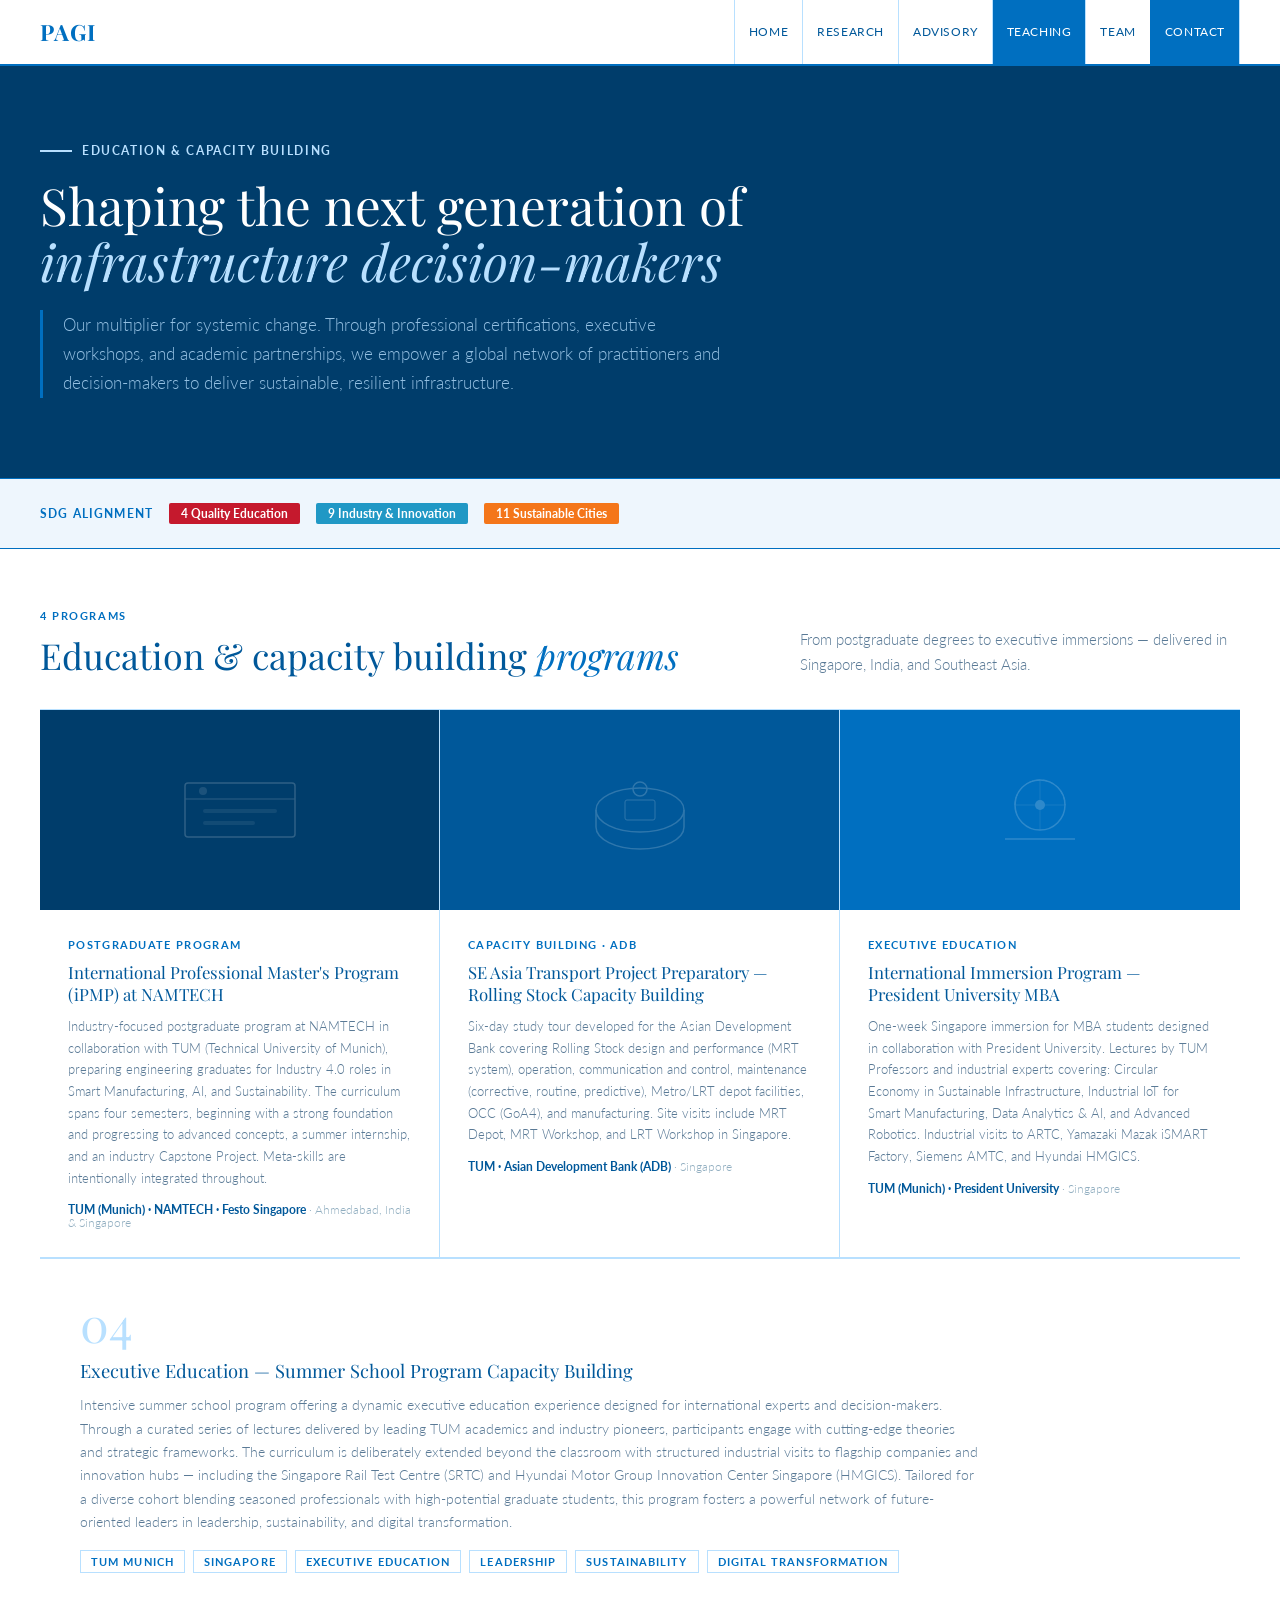
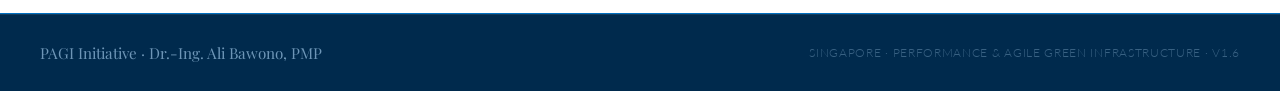
<file: teaching.html>
<!DOCTYPE html>
<html lang="en">
<head>
<meta charset="UTF-8">
<meta name="viewport" content="width=device-width, initial-scale=1.0">
<title>Education &amp; Capacity Building | PAGI Initiative</title>
<link rel="preconnect" href="https://fonts.googleapis.com">
<link href="https://fonts.googleapis.com/css2?family=Playfair+Display:ital,wght@0,400;0,700;1,400&family=Lato:wght@300;400;700&display=swap" rel="stylesheet">
<link rel="stylesheet" href="style.css">
<style>
.prog-full{border-top:var(--rule-lt)}
@media(max-width:1024px){.teach-grid{grid-template-columns:1fr 1fr}.tcard:nth-child(3n){border-right:var(--rule-lt)}.tcard:nth-child(2n){border-right:none}}
@media(max-width:768px){.teach-grid{grid-template-columns:1fr}.tcard:nth-child(n){border-right:none}}
</style>
</head>
<body>

<header>
  <div class="nav-top">
    <a href="index.html" class="nav-logo">PAGI</a>
    <nav class="nav-links">
      <a href="index.html">Home</a>
      <a href="research.html">Research</a>
      <a href="advisory.html">Advisory</a>
      <a href="teaching.html" class="active">Teaching</a>
      <a href="team.html">Team</a>
      <a href="index.html#contact" class="nav-cta">Contact</a>
    </nav>
  </div>
</header>

<!-- PAGE HERO -->
<div class="page-hero">
  <div class="page-hero-inner">
    <div class="page-eyebrow">Education &amp; Capacity Building</div>
    <h1 class="page-h1">Shaping the next generation of<br><em>infrastructure decision-makers</em></h1>
    <p class="page-desc">Our multiplier for systemic change. Through professional certifications, executive workshops, and academic partnerships, we empower a global network of practitioners and decision-makers to deliver sustainable, resilient infrastructure.</p>
  </div>
</div>

<!-- SDG ALIGNMENT -->
<section style="background:var(--pale);border-bottom:var(--rule);padding:24px 0">
  <div class="s-inner" style="display:flex;align-items:center;gap:16px;flex-wrap:wrap">
    <span style="font-size:.72rem;font-weight:700;letter-spacing:.1em;text-transform:uppercase;color:var(--azure)">SDG Alignment</span>
    <span style="background:#c5192d;color:#fff;font-size:.72rem;font-weight:700;padding:4px 12px;border-radius:2px">4 Quality Education</span>
    <span style="background:#2098c5;color:#fff;font-size:.72rem;font-weight:700;padding:4px 12px;border-radius:2px">9 Industry &amp; Innovation</span>
    <span style="background:#f4761a;color:#fff;font-size:.72rem;font-weight:700;padding:4px 12px;border-radius:2px">11 Sustainable Cities</span>
  </div>
</section>

<!-- TEACHING PROGRAMS -->
<section class="section">
  <div class="s-inner">
    <div class="s-head sr">
      <div><div class="eyebrow">4 Programs</div><h2 class="s-title">Education &amp; capacity building <em>programs</em></h2></div>
      <p class="s-sub">From postgraduate degrees to executive immersions — delivered in Singapore, India, and Southeast Asia.</p>
    </div>
    <div class="teach-grid">

      <div class="tcard sr">
        <div class="tcard-img" style="background:#003d6b">
          <svg width="130" height="86" viewBox="0 0 130 86" fill="none" class="csvg" xmlns="http://www.w3.org/2000/svg"><rect x="10" y="16" width="110" height="54" rx="3" stroke="white" stroke-width="1.5" fill="none"/><path d="M10 32L120 32" stroke="white" stroke-width="1"/><circle cx="28" cy="24" r="4" fill="white" opacity=".6"/><rect x="28" y="42" width="74" height="4" rx="2" fill="white" opacity=".4"/><rect x="28" y="54" width="52" height="4" rx="2" fill="white" opacity=".4"/></svg>
        </div>
        <div class="tcard-body">
          <div class="t-label">Postgraduate Program</div>
          <h3 class="t-title">International Professional Master's Program (iPMP) at NAMTECH</h3>
          <p class="t-desc">Industry-focused postgraduate program at NAMTECH in collaboration with TUM (Technical University of Munich), preparing engineering graduates for Industry 4.0 roles in Smart Manufacturing, AI, and Sustainability. The curriculum spans four semesters, beginning with a strong foundation and progressing to advanced concepts, a summer internship, and an industry Capstone Project. Meta-skills are intentionally integrated throughout.</p>
          <div class="t-partner"><strong>TUM (Munich) · NAMTECH · Festo Singapore</strong> · Ahmedabad, India &amp; Singapore</div>
        </div>
      </div>

      <div class="tcard sr">
        <div class="tcard-img" style="background:#00589a">
          <svg width="130" height="86" viewBox="0 0 130 86" fill="none" class="csvg" xmlns="http://www.w3.org/2000/svg"><ellipse cx="65" cy="43" rx="44" ry="22" stroke="white" stroke-width="1.5" fill="none"/><path d="M21 43L21 60A44 22 0 0 0 109 60L109 43" stroke="white" stroke-width="1.5" fill="none"/><rect x="50" y="33" width="30" height="20" rx="2" stroke="white" stroke-width="1" fill="none"/><circle cx="65" cy="22" r="7" stroke="white" stroke-width="1.5" fill="none"/></svg>
        </div>
        <div class="tcard-body">
          <div class="t-label">Capacity Building · ADB</div>
          <h3 class="t-title">SE Asia Transport Project Preparatory — Rolling Stock Capacity Building</h3>
          <p class="t-desc">Six-day study tour developed for the Asian Development Bank covering Rolling Stock design and performance (MRT system), operation, communication and control, maintenance (corrective, routine, predictive), Metro/LRT depot facilities, OCC (GoA4), and manufacturing. Site visits include MRT Depot, MRT Workshop, and LRT Workshop in Singapore.</p>
          <div class="t-partner"><strong>TUM · Asian Development Bank (ADB)</strong> · Singapore</div>
        </div>
      </div>

      <div class="tcard sr">
        <div class="tcard-img" style="background:#006fc0">
          <svg width="130" height="86" viewBox="0 0 130 86" fill="none" class="csvg" xmlns="http://www.w3.org/2000/svg"><circle cx="65" cy="38" r="25" stroke="white" stroke-width="1.5" fill="none"/><path d="M40 38A25 25 0 0 1 90 38" stroke="white" stroke-width="1" stroke-dasharray="4 3" fill="none"/><path d="M65 13L65 63M40 38L90 38" stroke="white" stroke-width="1" opacity=".5"/><circle cx="65" cy="38" r="5" fill="white"/><path d="M30 72L100 72" stroke="white" stroke-width="1.5"/></svg>
        </div>
        <div class="tcard-body">
          <div class="t-label">Executive Education</div>
          <h3 class="t-title">International Immersion Program — President University MBA</h3>
          <p class="t-desc">One-week Singapore immersion for MBA students designed in collaboration with President University. Lectures by TUM Professors and industrial experts covering: Circular Economy in Sustainable Infrastructure, Industrial IoT for Smart Manufacturing, Data Analytics &amp; AI, and Advanced Robotics. Industrial visits to ARTC, Yamazaki Mazak iSMART Factory, Siemens AMTC, and Hyundai HMGICS.</p>
          <div class="t-partner"><strong>TUM (Munich) · President University</strong> · Singapore</div>
        </div>
      </div>

    </div>

    <!-- 4th Program Full Width -->
    <div class="prog-full">
      <div class="ci sr" style="border-right:none;border-bottom:none">
        <div class="ci-num">04</div>
        <h3 class="ci-title">Executive Education — Summer School Program Capacity Building</h3>
        <p class="ci-body" style="max-width:900px">Intensive summer school program offering a dynamic executive education experience designed for international experts and decision-makers. Through a curated series of lectures delivered by leading TUM academics and industry pioneers, participants engage with cutting-edge theories and strategic frameworks. The curriculum is deliberately extended beyond the classroom with structured industrial visits to flagship companies and innovation hubs — including the Singapore Rail Test Centre (SRTC) and Hyundai Motor Group Innovation Center Singapore (HMGICS). Tailored for a diverse cohort blending seasoned professionals with high-potential graduate students, this program fosters a powerful network of future-oriented leaders in leadership, sustainability, and digital transformation.</p>
        <div class="ci-tags"><span class="ctag">TUM Munich</span><span class="ctag">Singapore</span><span class="ctag">Executive Education</span><span class="ctag">Leadership</span><span class="ctag">Sustainability</span><span class="ctag">Digital Transformation</span></div>
      </div>
    </div>
  </div>
</section>

<footer>
  <div class="fl">PAGI Initiative · Dr.-Ing. Ali Bawono, PMP</div>
  <div class="fr">Singapore · Performance &amp; Agile Green Infrastructure · v1.6</div>
</footer>

<script>
(function(){
  var io=new IntersectionObserver(function(entries){entries.forEach(function(e){if(e.isIntersecting){var g=e.target.parentElement.querySelectorAll('.sr:not(.in)');var d=0;g.forEach(function(s){if(s.getBoundingClientRect().top<window.innerHeight+60){setTimeout(function(){s.classList.add('in');},d);d+=65;}});e.target.classList.add('in');io.unobserve(e.target);}});},{threshold:0.06,rootMargin:'0px 0px -24px 0px'});
  document.querySelectorAll('.sr').forEach(function(el){io.observe(el);});
})();
</script>
</body>
</html>
</file>
<file: style.css>
*,*::before,*::after{margin:0;padding:0;box-sizing:border-box}
html{scroll-behavior:smooth;font-size:16px}

:root{
  --navy:   #003d6b;
  --blue:   #00589a;
  --azure:  #006fc0;
  --sky:    #b8e0ff;
  --mint:   #e3f5e4;
  --pale:   #eef6fd;
  --white:  #ffffff;
  --gray:   #5a7a96;
  --lgray:  #91aec0;
  --border: #b8e0ff;
  --rule:   1px solid #006fc0;
  --rule-lt:1px solid #b8e0ff;
}

body{font-family:'Lato',sans-serif;font-weight:300;color:#1a2e40;background:#fff;-webkit-font-smoothing:antialiased}

/* NAV */
header{position:fixed;top:0;left:0;right:0;z-index:200;background:#fff;border-bottom:2px solid var(--azure)}
.nav-top{display:flex;align-items:center;justify-content:space-between;padding:0 40px;height:64px}
.nav-logo{font-family:'Playfair Display',serif;font-size:1.4rem;font-weight:700;color:var(--azure);text-decoration:none;letter-spacing:.04em;flex-shrink:0}
.nav-links{display:flex;align-items:center}
.nav-links a{display:block;padding:0 14px;height:64px;line-height:64px;font-size:.74rem;font-weight:400;letter-spacing:.05em;text-transform:uppercase;color:var(--blue);text-decoration:none;border-left:var(--rule-lt);transition:background .15s,color .15s;white-space:nowrap}
.nav-links a:last-child{border-right:var(--rule-lt)}
.nav-links a:hover,.nav-links a.active{background:var(--azure);color:#fff}
.nav-cta{background:var(--azure)!important;color:#fff!important;border-left:var(--rule)!important}
.nav-cta:hover{background:var(--blue)!important}

/* BUTTONS */
.btn-p{display:inline-flex;align-items:center;gap:8px;background:var(--azure);color:#fff;padding:14px 28px;font-size:.8rem;font-weight:700;letter-spacing:.08em;text-transform:uppercase;text-decoration:none;transition:background .15s}
.btn-p:hover{background:var(--blue)}
.btn-o{display:inline-flex;align-items:center;gap:8px;background:transparent;color:var(--azure);padding:13px 28px;font-size:.8rem;font-weight:700;letter-spacing:.08em;text-transform:uppercase;text-decoration:none;border:var(--rule);transition:all .15s}
.btn-o:hover{background:var(--azure);color:#fff}

/* SECTION COMMONS */
.section{border-bottom:var(--rule)}
.s-inner{max-width:1280px;margin:0 auto;padding:0 40px}
.s-head{padding:60px 0 32px;display:flex;align-items:flex-start;justify-content:space-between;gap:40px;border-bottom:var(--rule-lt)}
.eyebrow{font-size:.7rem;font-weight:700;letter-spacing:.14em;text-transform:uppercase;color:var(--azure);margin-bottom:12px}
.s-title{font-family:'Playfair Display',serif;font-size:clamp(1.8rem,2.8vw,2.6rem);font-weight:400;line-height:1.2;color:var(--blue)}
.s-title em{font-style:italic;color:var(--azure)}
.s-sub{font-size:.92rem;color:var(--gray);line-height:1.7;font-weight:300;max-width:440px;align-self:flex-end}

/* CARDS */
.cards{display:grid;grid-template-columns:repeat(3,1fr)}
.card{border-right:var(--rule-lt);border-bottom:var(--rule-lt);transition:background .2s;cursor:default}
.card:nth-child(3n){border-right:none}
.card:hover{background:var(--pale)}
.card-img{width:100%;aspect-ratio:16/9;position:relative;overflow:hidden;display:flex;align-items:center;justify-content:center}
.card-body{padding:24px 28px 28px}
.c-tag{font-size:.68rem;font-weight:700;letter-spacing:.12em;text-transform:uppercase;margin-bottom:10px;color:var(--azure)}
.c-title{font-family:'Playfair Display',serif;font-size:1.1rem;font-weight:400;line-height:1.35;color:var(--blue);margin-bottom:12px}
.c-desc{font-size:.84rem;line-height:1.7;color:var(--gray);font-weight:300;margin-bottom:16px}
.c-meta{font-size:.72rem;font-weight:400;color:var(--lgray);letter-spacing:.04em}
.c-meta strong{color:var(--blue);font-weight:700}
.ci-lbl{font-size:.65rem;letter-spacing:.14em;text-transform:uppercase;color:rgba(184,224,255,.45);position:absolute;bottom:10px;left:14px}
.csvg{opacity:.18}

/* CONSULTING GRID */
.consult{display:grid;grid-template-columns:1fr 1fr}
.ci{padding:40px;border-right:var(--rule-lt);border-bottom:var(--rule-lt);transition:background .15s;cursor:default}
.ci:nth-child(2n){border-right:none}
.ci:nth-last-child(-n+2){border-bottom:none}
.ci:hover{background:var(--pale)}
.ci-num{font-family:'Playfair Display',serif;font-size:3rem;font-weight:400;color:var(--border);line-height:1;margin-bottom:12px}
.ci-title{font-family:'Playfair Display',serif;font-size:1.15rem;font-weight:400;color:var(--blue);margin-bottom:10px;line-height:1.3}
.ci-body{font-size:.86rem;color:var(--gray);line-height:1.7;font-weight:300}
.ci-tags{margin-top:16px;display:flex;flex-wrap:wrap;gap:8px}
.ctag{font-size:.68rem;font-weight:700;letter-spacing:.1em;text-transform:uppercase;padding:4px 10px;border:1px solid var(--border);color:var(--azure)}

/* TEACHING GRID */
.teach-grid{display:grid;grid-template-columns:repeat(3,1fr)}
.tcard{border-right:var(--rule-lt);border-bottom:var(--rule-lt);transition:background .15s;cursor:default}
.tcard:nth-child(3n){border-right:none}
.tcard:hover{background:var(--pale)}
.tcard-img{width:100%;height:200px;display:flex;align-items:center;justify-content:center;position:relative;overflow:hidden}
.tcard-body{padding:28px}
.t-label{font-size:.68rem;font-weight:700;letter-spacing:.12em;text-transform:uppercase;margin-bottom:10px;color:var(--azure)}
.t-title{font-family:'Playfair Display',serif;font-size:1.05rem;font-weight:400;line-height:1.35;color:var(--blue);margin-bottom:10px}
.t-desc{font-size:.82rem;color:var(--gray);line-height:1.65;font-weight:300}
.t-partner{margin-top:14px;font-size:.72rem;color:var(--lgray)}
.t-partner strong{color:var(--blue);font-weight:700}

/* AWARDS */
.aw-grid{display:grid;grid-template-columns:repeat(4,1fr)}
.aw-item{padding:40px 32px;border-right:var(--rule-lt);transition:background .15s;cursor:default}
.aw-item:last-child{border-right:none}
.aw-item:hover{background:var(--pale)}
.aw-icon{font-size:2rem;margin-bottom:16px;display:block}
.aw-title{font-family:'Playfair Display',serif;font-size:.95rem;font-weight:400;color:var(--blue);margin-bottom:8px;line-height:1.35}
.aw-body{font-size:.8rem;color:var(--gray);line-height:1.6;font-weight:300}

/* PAGE HERO (sub-pages) */
.page-hero{margin-top:64px;background:var(--navy);padding:80px 40px;border-bottom:var(--rule)}
.page-hero-inner{max-width:1280px;margin:0 auto}
.page-eyebrow{font-size:.72rem;font-weight:700;letter-spacing:.14em;text-transform:uppercase;color:var(--sky);margin-bottom:20px;display:flex;align-items:center;gap:10px}
.page-eyebrow::before{content:'';display:inline-block;width:32px;height:2px;background:var(--sky)}
.page-h1{font-family:'Playfair Display',serif;font-size:clamp(2.2rem,4vw,3.8rem);font-weight:400;line-height:1.1;color:#fff;margin-bottom:20px}
.page-h1 em{font-style:italic;color:var(--sky)}
.page-desc{font-size:1.05rem;line-height:1.75;color:rgba(184,224,255,.8);font-weight:300;max-width:680px;border-left:3px solid var(--azure);padding-left:20px}

/* FOOTER */
footer{background:#002a4d;border-top:1px solid rgba(184,224,255,.1);padding:28px 40px;display:flex;align-items:center;justify-content:space-between}
.fl{font-family:'Playfair Display',serif;font-size:.95rem;color:rgba(184,224,255,.6)}
.fr{font-size:.72rem;color:rgba(184,224,255,.3);letter-spacing:.06em;text-transform:uppercase}

/* CONTACT */
.contact{background:var(--navy)}
.ct-inner{max-width:1280px;margin:0 auto;padding:0 40px;display:grid;grid-template-columns:1fr 1fr}
.ct-left{padding:80px 60px 80px 0;border-right:1px solid rgba(184,224,255,.15)}
.ct-left .eyebrow{color:var(--sky)}
.ct-left h2{font-family:'Playfair Display',serif;font-size:clamp(1.8rem,2.5vw,2.4rem);font-weight:400;color:#fff;line-height:1.2;margin-bottom:24px}
.ct-left p{font-size:.95rem;color:rgba(184,224,255,.75);line-height:1.75;font-weight:300;margin-bottom:40px}
.ct-links{display:flex;flex-direction:column}
.cl{display:flex;align-items:center;gap:14px;padding:18px 0;border-bottom:1px solid rgba(184,224,255,.12);text-decoration:none;color:#fff;font-size:.9rem;font-weight:300;transition:color .15s}
.cl:first-child{border-top:1px solid rgba(184,224,255,.12)}
.cl:hover{color:var(--sky)}
.cl-icon{opacity:.6}
.ct-right{padding:80px 0 80px 60px}
.ct-right h3{font-family:'Playfair Display',serif;font-size:1.3rem;font-weight:400;color:#fff;margin-bottom:28px}
.sdg-grid{display:grid;grid-template-columns:1fr 1fr;gap:16px}
.sdg{padding:20px;border:1px solid rgba(184,224,255,.12);transition:border-color .15s,background .15s;cursor:default}
.sdg:hover{border-color:var(--azure);background:rgba(0,111,192,.12)}
.sdg-n{font-family:'Playfair Display',serif;font-size:1.8rem;font-weight:400;line-height:1;margin-bottom:8px}
.sdg-name{font-size:.75rem;font-weight:700;letter-spacing:.04em;color:#fff;margin-bottom:5px}
.sdg-note{font-size:.72rem;color:rgba(184,224,255,.5);line-height:1.4;font-weight:300}

/* SCROLL REVEAL */
.sr{opacity:0;transform:translateY(20px);transition:opacity .55s ease,transform .55s ease}
.sr.in{opacity:1;transform:none}

/* RESPONSIVE */
@media(max-width:1024px){
  .cards{grid-template-columns:1fr 1fr}
  .card:nth-child(3n){border-right:var(--rule-lt)}
  .card:nth-child(2n){border-right:none}
  .aw-grid{grid-template-columns:1fr 1fr}
  .aw-item:nth-child(2n){border-right:none}
  .aw-item{border-bottom:var(--rule-lt)}
  .ct-inner{grid-template-columns:1fr}
  .ct-left{border-right:none;padding:60px 0 40px;border-bottom:1px solid rgba(184,224,255,.12)}
  .ct-right{padding:40px 0 60px}
}
@media(max-width:768px){
  .nav-links{display:none}
  .nav-top{padding:0 20px}
  .s-inner,.ct-inner,.page-hero{padding:0 20px}
  .page-hero{padding:60px 20px}
  .cards,.teach-grid{grid-template-columns:1fr}
  .card:nth-child(n){border-right:none}
  .consult{grid-template-columns:1fr}
  .ci:nth-child(n){border-right:none}
  .sdg-grid{grid-template-columns:1fr}
  footer{flex-direction:column;gap:10px;align-items:flex-start;padding:28px 20px}
}
</file>
